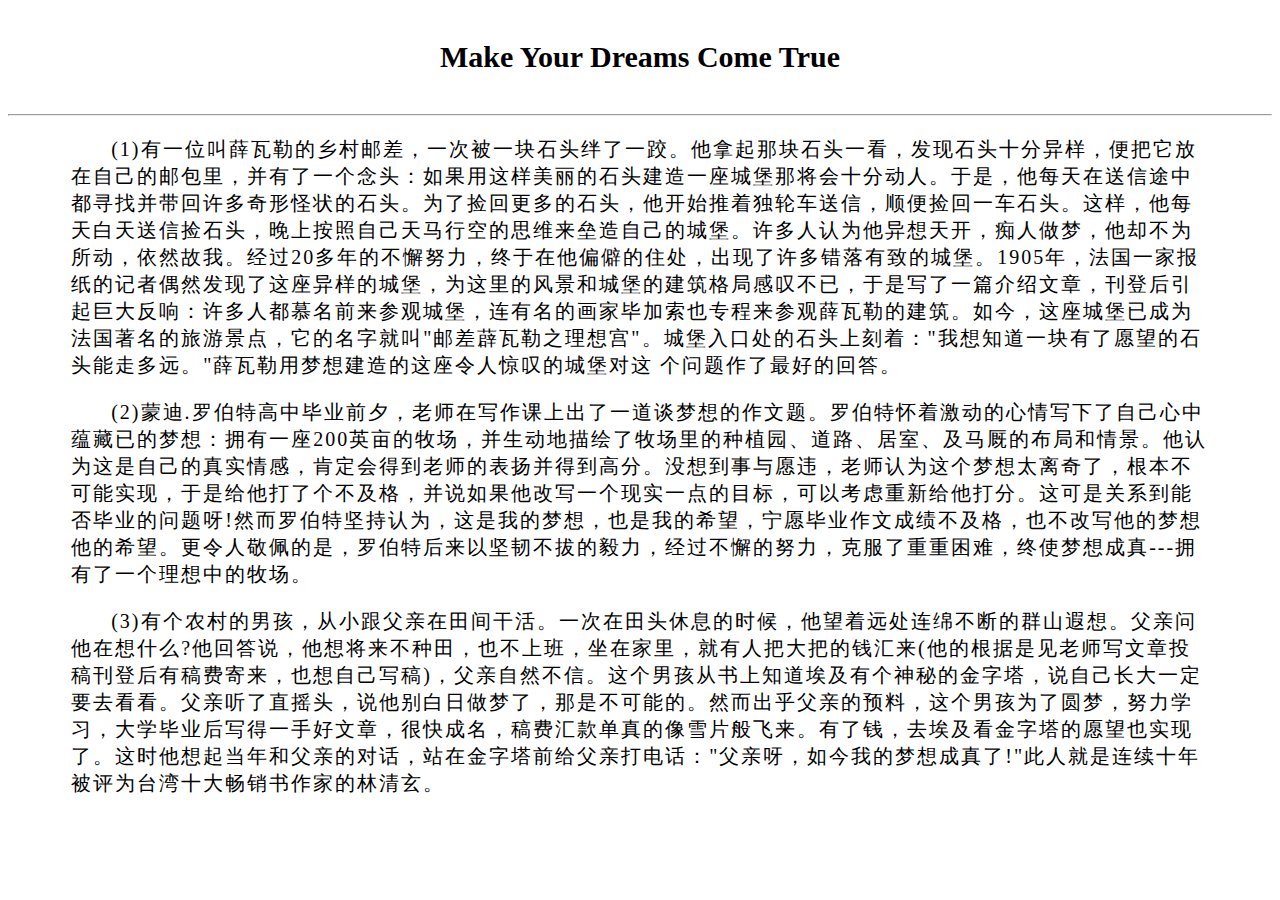
<file: article.html>
<!--
 * @Author: wangxianfeng
 * @Date: 2018-12-28 22:11:20
 * @LastEditors: wangxianfeng
 * @LastEditTime: 2018-12-28 22:35:07
 * @Description: 
 -->
<!DOCTYPE html>
<html lang="en">
<head>
    <meta charset="UTF-8">
    <meta name="viewport" content="width=device-width, initial-scale=1.0">
    <meta http-equiv="X-UA-Compatible" content="ie=edge">
    <link rel="stylesheet" href="css/article.css">
    <title>Document</title>
</head>
<body>
    <h4>Make Your Dreams Come True</h4>
    <hr>
    <p>
        (1)有一位叫薛瓦勒的乡村邮差，一次被一块石头绊了一跤。他拿起那块石头一看，发现石头十分异样，便把它放在自己的邮包里，并有了一个念头：如果用这样美丽的石头建造一座城堡那将会十分动人。于是，他每天在送信途中都寻找并带回许多奇形怪状的石头。为了捡回更多的石头，他开始推着独轮车送信，顺便捡回一车石头。这样，他每天白天送信捡石头，晚上按照自己天马行空的思维来垒造自己的城堡。许多人认为他异想天开，痴人做梦，他却不为所动，依然故我。经过20多年的不懈努力，终于在他偏僻的住处，出现了许多错落有致的城堡。1905年，法国一家报纸的记者偶然发现了这座异样的城堡，为这里的风景和城堡的建筑格局感叹不已，于是写了一篇介绍文章，刊登后引起巨大反响：许多人都慕名前来参观城堡，连有名的画家毕加索也专程来参观薛瓦勒的建筑。如今，这座城堡已成为法国著名的旅游景点，它的名字就叫"邮差薜瓦勒之理想宫"。城堡入口处的石头上刻着："我想知道一块有了愿望的石头能走多远。"薛瓦勒用梦想建造的这座令人惊叹的城堡对这 个问题作了最好的回答。</br>
    </p><p> (2)蒙迪.罗伯特高中毕业前夕，老师在写作课上出了一道谈梦想的作文题。罗伯特怀着激动的心情写下了自己心中蕴藏已的梦想：拥有一座200英亩的牧场，并生动地描绘了牧场里的种植园、道路、居室、及马厩的布局和情景。他认为这是自己的真实情感，肯定会得到老师的表扬并得到高分。没想到事与愿违，老师认为这个梦想太离奇了，根本不可能实现，于是给他打了个不及格，并说如果他改写一个现实一点的目标，可以考虑重新给他打分。这可是关系到能否毕业的问题呀!然而罗伯特坚持认为，这是我的梦想，也是我的希望，宁愿毕业作文成绩不及格，也不改写他的梦想他的希望。更令人敬佩的是，罗伯特后来以坚韧不拔的毅力，经过不懈的努力，克服了重重困难，终使梦想成真---拥有了一个理想中的牧场。</br>
    </p><p> (3)有个农村的男孩，从小跟父亲在田间干活。一次在田头休息的时候，他望着远处连绵不断的群山遐想。父亲问他在想什么?他回答说，他想将来不种田，也不上班，坐在家里，就有人把大把的钱汇来(他的根据是见老师写文章投稿刊登后有稿费寄来，也想自己写稿)，父亲自然不信。这个男孩从书上知道埃及有个神秘的金字塔，说自己长大一定要去看看。父亲听了直摇头，说他别白日做梦了，那是不可能的。然而出乎父亲的预料，这个男孩为了圆梦，努力学习，大学毕业后写得一手好文章，很快成名，稿费汇款单真的像雪片般飞来。有了钱，去埃及看金字塔的愿望也实现了。这时他想起当年和父亲的对话，站在金字塔前给父亲打电话："父亲呀，如今我的梦想成真了!"此人就是连续十年被评为台湾十大畅销书作家的林清玄。 </br>
    </p>
</body>
</html>
</file>
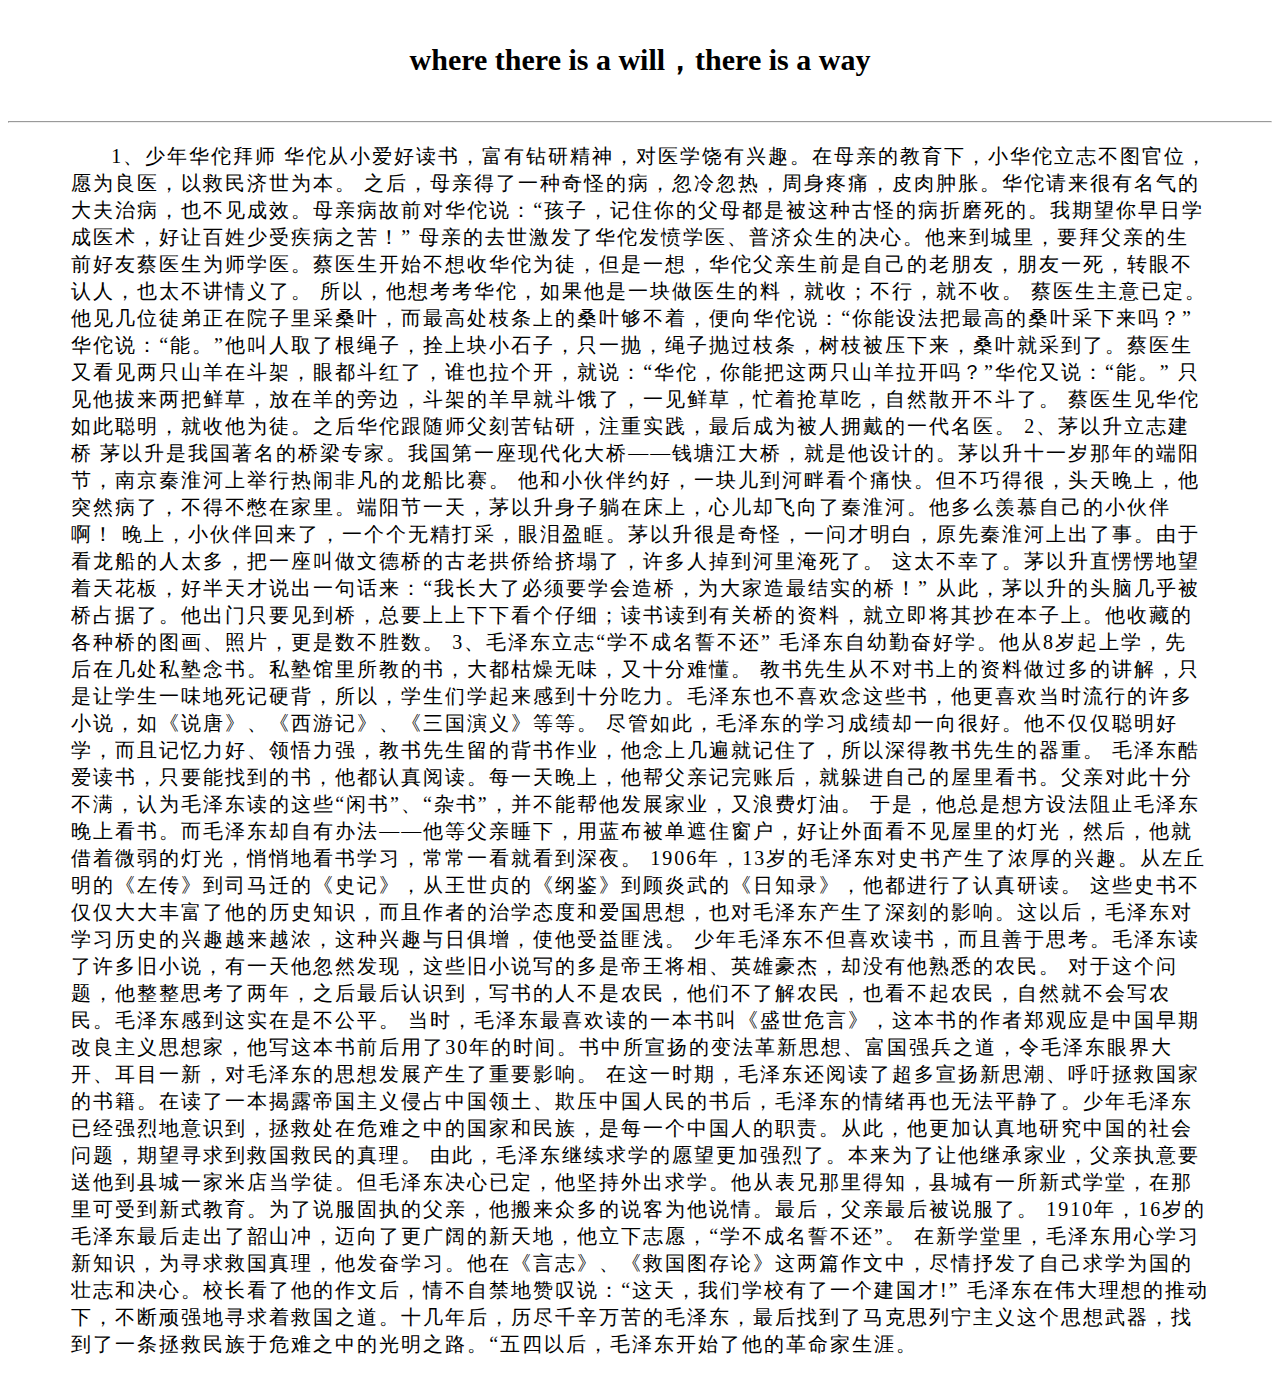
<file: article2.html>
<!--
 * @Author: wangxianfeng
 * @Date: 2018-12-28 22:34:00
 * @LastEditors: wangxianfeng
 * @LastEditTime: 2018-12-28 22:38:12
 * @Description: 
 -->
<!DOCTYPE html>
<html lang="en">
<head>
    <meta charset="UTF-8">
    <meta name="viewport" content="width=device-width, initial-scale=1.0">
    <meta http-equiv="X-UA-Compatible" content="ie=edge">
    <link rel="stylesheet" href="css/article.css">
    <title>Document</title>
</head>
<body>
    <h4>where there is a will，there is a way</h4>
    <hr>
    <p>
            1、少年华佗拜师

            华佗从小爱好读书，富有钻研精神，对医学饶有兴趣。在母亲的教育下，小华佗立志不图官位，愿为良医，以救民济世为本。
            
            之后，母亲得了一种奇怪的病，忽冷忽热，周身疼痛，皮肉肿胀。华佗请来很有名气的大夫治病，也不见成效。母亲病故前对华佗说：“孩子，记住你的父母都是被这种古怪的病折磨死的。我期望你早日学成医术，好让百姓少受疾病之苦！”
            
            母亲的去世激发了华佗发愤学医、普济众生的决心。他来到城里，要拜父亲的生前好友蔡医生为师学医。蔡医生开始不想收华佗为徒，但是一想，华佗父亲生前是自己的老朋友，朋友一死，转眼不认人，也太不讲情义了。
            
            所以，他想考考华佗，如果他是一块做医生的料，就收；不行，就不收。
            
            蔡医生主意已定。他见几位徒弟正在院子里采桑叶，而最高处枝条上的桑叶够不着，便向华佗说：“你能设法把最高的桑叶采下来吗？”
            
            华佗说：“能。”他叫人取了根绳子，拴上块小石子，只一抛，绳子抛过枝条，树枝被压下来，桑叶就采到了。蔡医生又看见两只山羊在斗架，眼都斗红了，谁也拉个开，就说：“华佗，你能把这两只山羊拉开吗？”华佗又说：“能。”
            
            只见他拔来两把鲜草，放在羊的旁边，斗架的羊早就斗饿了，一见鲜草，忙着抢草吃，自然散开不斗了。
            
            蔡医生见华佗如此聪明，就收他为徒。之后华佗跟随师父刻苦钻研，注重实践，最后成为被人拥戴的一代名医。
            
            2、茅以升立志建桥
            
            茅以升是我国著名的桥梁专家。我国第一座现代化大桥——钱塘江大桥，就是他设计的。茅以升十一岁那年的端阳节，南京秦淮河上举行热闹非凡的龙船比赛。
            
            他和小伙伴约好，一块儿到河畔看个痛快。但不巧得很，头天晚上，他突然病了，不得不憋在家里。端阳节一天，茅以升身子躺在床上，心儿却飞向了秦淮河。他多么羡慕自己的小伙伴啊！
            
            晚上，小伙伴回来了，一个个无精打采，眼泪盈眶。茅以升很是奇怪，一问才明白，原先秦淮河上出了事。由于看龙船的人太多，把一座叫做文德桥的古老拱侨给挤塌了，许多人掉到河里淹死了。
            
            这太不幸了。茅以升直愣愣地望着天花板，好半天才说出一句话来：“我长大了必须要学会造桥，为大家造最结实的桥！”
            
            从此，茅以升的头脑几乎被桥占据了。他出门只要见到桥，总要上上下下看个仔细；读书读到有关桥的资料，就立即将其抄在本子上。他收藏的各种桥的图画、照片，更是数不胜数。
            
            3、毛泽东立志“学不成名誓不还”
            毛泽东自幼勤奋好学。他从8岁起上学，先后在几处私塾念书。私塾馆里所教的书，大都枯燥无味，又十分难懂。
            
            教书先生从不对书上的资料做过多的讲解，只是让学生一味地死记硬背，所以，学生们学起来感到十分吃力。毛泽东也不喜欢念这些书，他更喜欢当时流行的许多小说，如《说唐》、《西游记》、《三国演义》等等。
            
            尽管如此，毛泽东的学习成绩却一向很好。他不仅仅聪明好学，而且记忆力好、领悟力强，教书先生留的背书作业，他念上几遍就记住了，所以深得教书先生的器重。
            
            毛泽东酷爱读书，只要能找到的书，他都认真阅读。每一天晚上，他帮父亲记完账后，就躲进自己的屋里看书。父亲对此十分不满，认为毛泽东读的这些“闲书”、“杂书”，并不能帮他发展家业，又浪费灯油。
            
            于是，他总是想方设法阻止毛泽东晚上看书。而毛泽东却自有办法——他等父亲睡下，用蓝布被单遮住窗户，好让外面看不见屋里的灯光，然后，他就借着微弱的灯光，悄悄地看书学习，常常一看就看到深夜。
            
            1906年，13岁的毛泽东对史书产生了浓厚的兴趣。从左丘明的《左传》到司马迁的《史记》，从王世贞的《纲鉴》到顾炎武的《日知录》，他都进行了认真研读。
            
            这些史书不仅仅大大丰富了他的历史知识，而且作者的治学态度和爱国思想，也对毛泽东产生了深刻的影响。这以后，毛泽东对学习历史的兴趣越来越浓，这种兴趣与日俱增，使他受益匪浅。
            
            少年毛泽东不但喜欢读书，而且善于思考。毛泽东读了许多旧小说，有一天他忽然发现，这些旧小说写的多是帝王将相、英雄豪杰，却没有他熟悉的农民。
            
            对于这个问题，他整整思考了两年，之后最后认识到，写书的人不是农民，他们不了解农民，也看不起农民，自然就不会写农民。毛泽东感到这实在是不公平。
            
            当时，毛泽东最喜欢读的一本书叫《盛世危言》，这本书的作者郑观应是中国早期改良主义思想家，他写这本书前后用了30年的时间。书中所宣扬的变法革新思想、富国强兵之道，令毛泽东眼界大开、耳目一新，对毛泽东的思想发展产生了重要影响。
            
            在这一时期，毛泽东还阅读了超多宣扬新思潮、呼吁拯救国家的书籍。在读了一本揭露帝国主义侵占中国领土、欺压中国人民的书后，毛泽东的情绪再也无法平静了。少年毛泽东已经强烈地意识到，拯救处在危难之中的国家和民族，是每一个中国人的职责。从此，他更加认真地研究中国的社会问题，期望寻求到救国救民的真理。
            
            由此，毛泽东继续求学的愿望更加强烈了。本来为了让他继承家业，父亲执意要送他到县城一家米店当学徒。但毛泽东决心已定，他坚持外出求学。他从表兄那里得知，县城有一所新式学堂，在那里可受到新式教育。为了说服固执的父亲，他搬来众多的说客为他说情。最后，父亲最后被说服了。
            
            1910年，16岁的毛泽东最后走出了韶山冲，迈向了更广阔的新天地，他立下志愿，“学不成名誓不还”。
            
            在新学堂里，毛泽东用心学习新知识，为寻求救国真理，他发奋学习。他在《言志》、《救国图存论》这两篇作文中，尽情抒发了自己求学为国的壮志和决心。校长看了他的作文后，情不自禁地赞叹说：“这天，我们学校有了一个建国才!”
            
            毛泽东在伟大理想的推动下，不断顽强地寻求着救国之道。十几年后，历尽千辛万苦的毛泽东，最后找到了马克思列宁主义这个思想武器，找到了一条拯救民族于危难之中的光明之路。“五四以后，毛泽东开始了他的革命家生涯。
    </p>
</body>
</html>
</file>
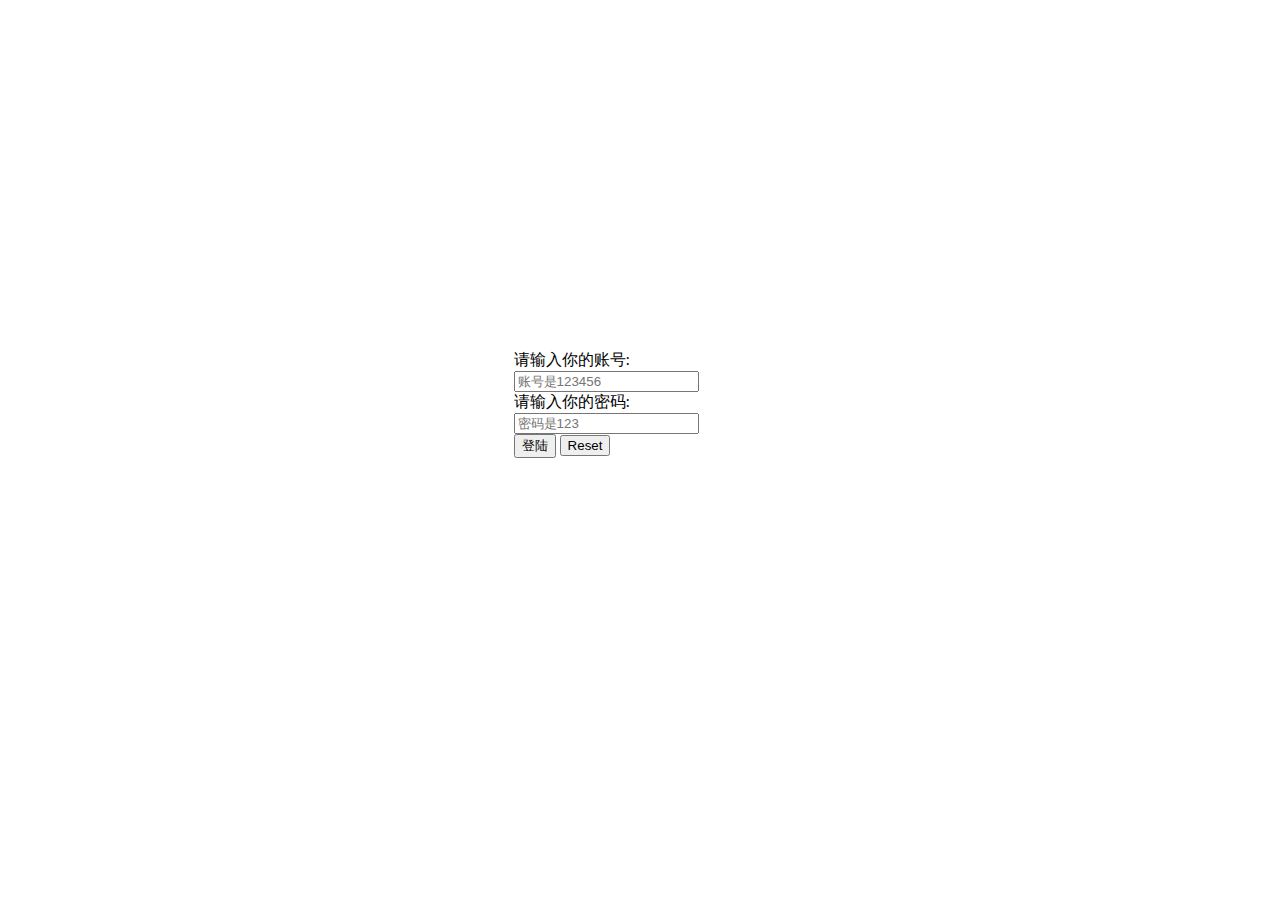
<file: login.html>
<!--
 * @Author: wangxianfeng
 * @Date: 2018-12-29 23:55:30
 * @LastEditors: wangxianfeng
 * @LastEditTime: 2018-12-31 21:06:44
 * @Description: 
 -->
<!DOCTYPE html>
<html lang="en">
<head>
    <meta charset="UTF-8">
    <meta name="viewport" content="width=device-width, initial-scale=1.0">
    <meta http-equiv="X-UA-Compatible" content="ie=edge">
    <link rel="stylesheet" href="css/login.css">  
    <title>Document</title>
</head>
<body>
<form id="loginform">
    <label >请输入你的账号:</label>
    <input id="zh"type="text"name="zhanghao"placeholder="账号是123456"></br>
    <label  >请输入你的密码:</label>
    <input id="psw"type="password"name="mima" placeholder="密码是123"></br>
    <input type="button"id="sbtn"value="登陆">
    <input type="reset"id="rbtn">
</form>
</body>
<script src="js/login.js"></script>
</html>
</file>
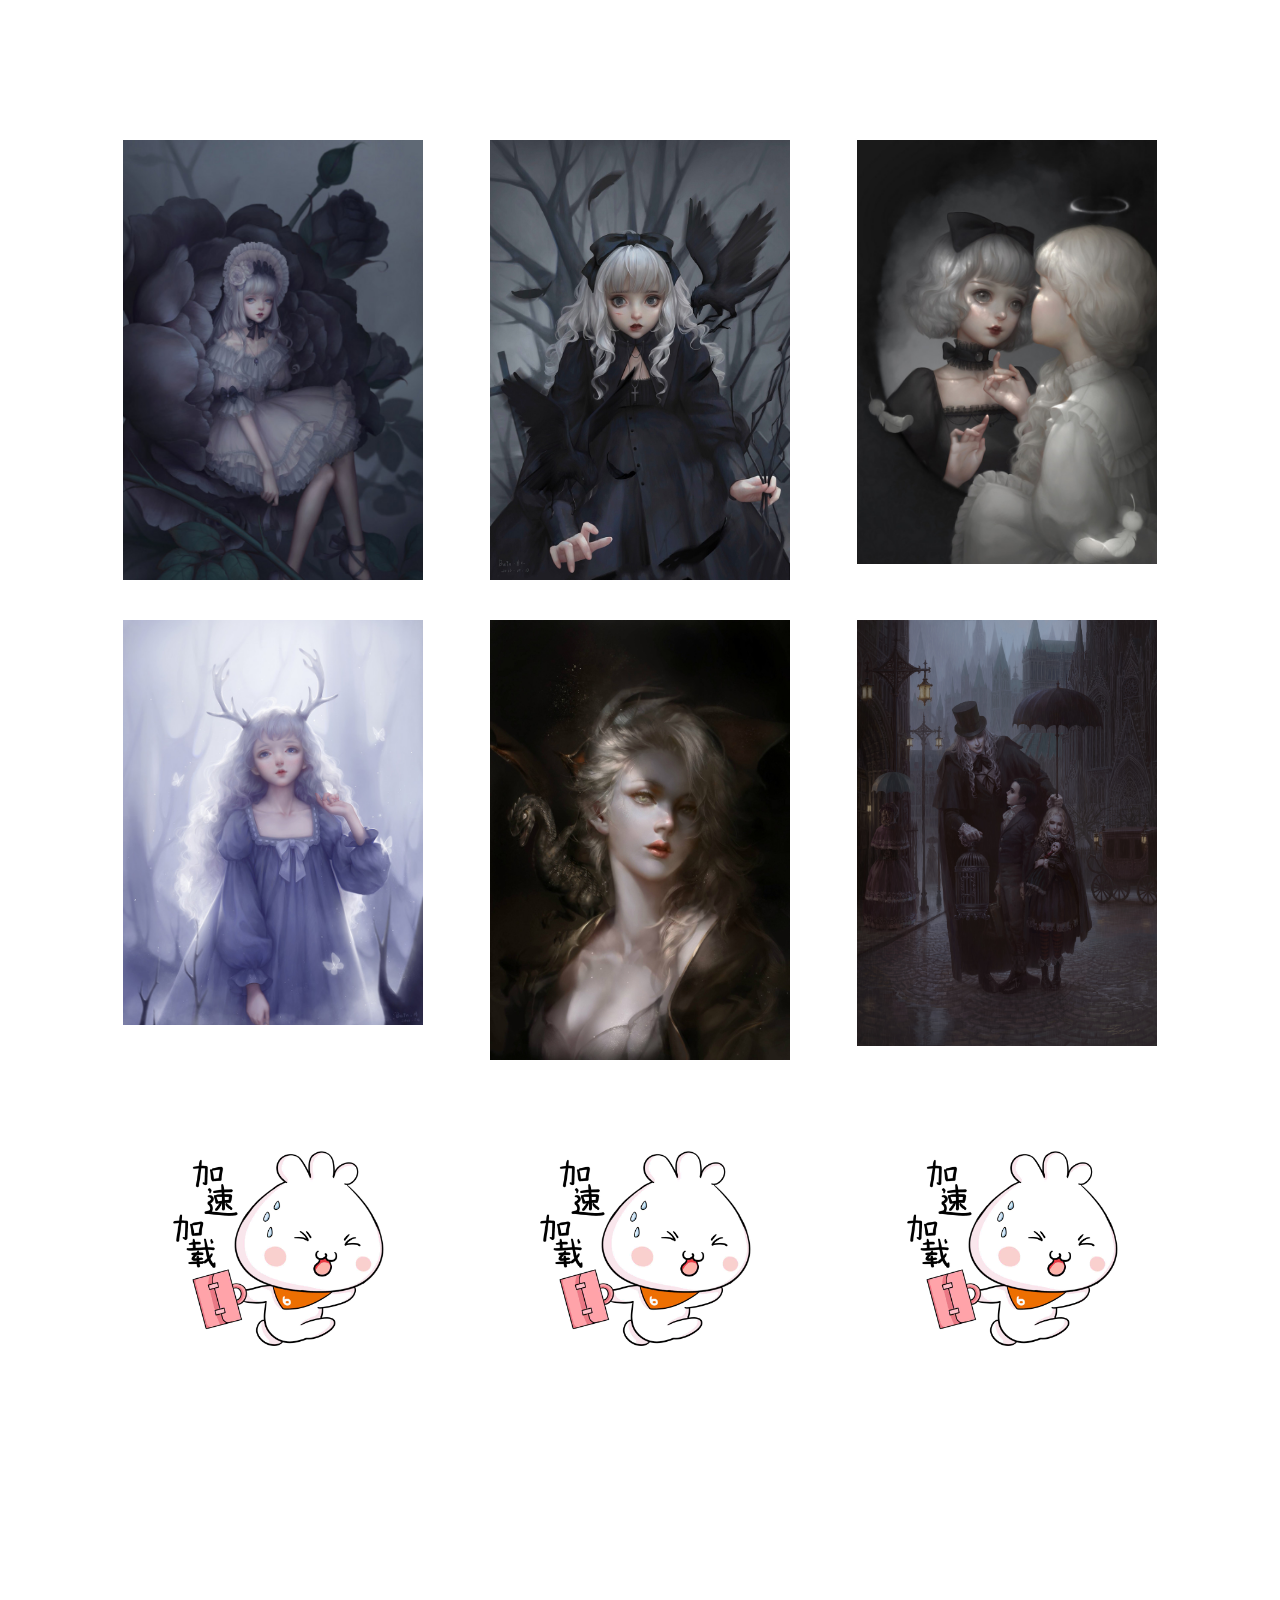
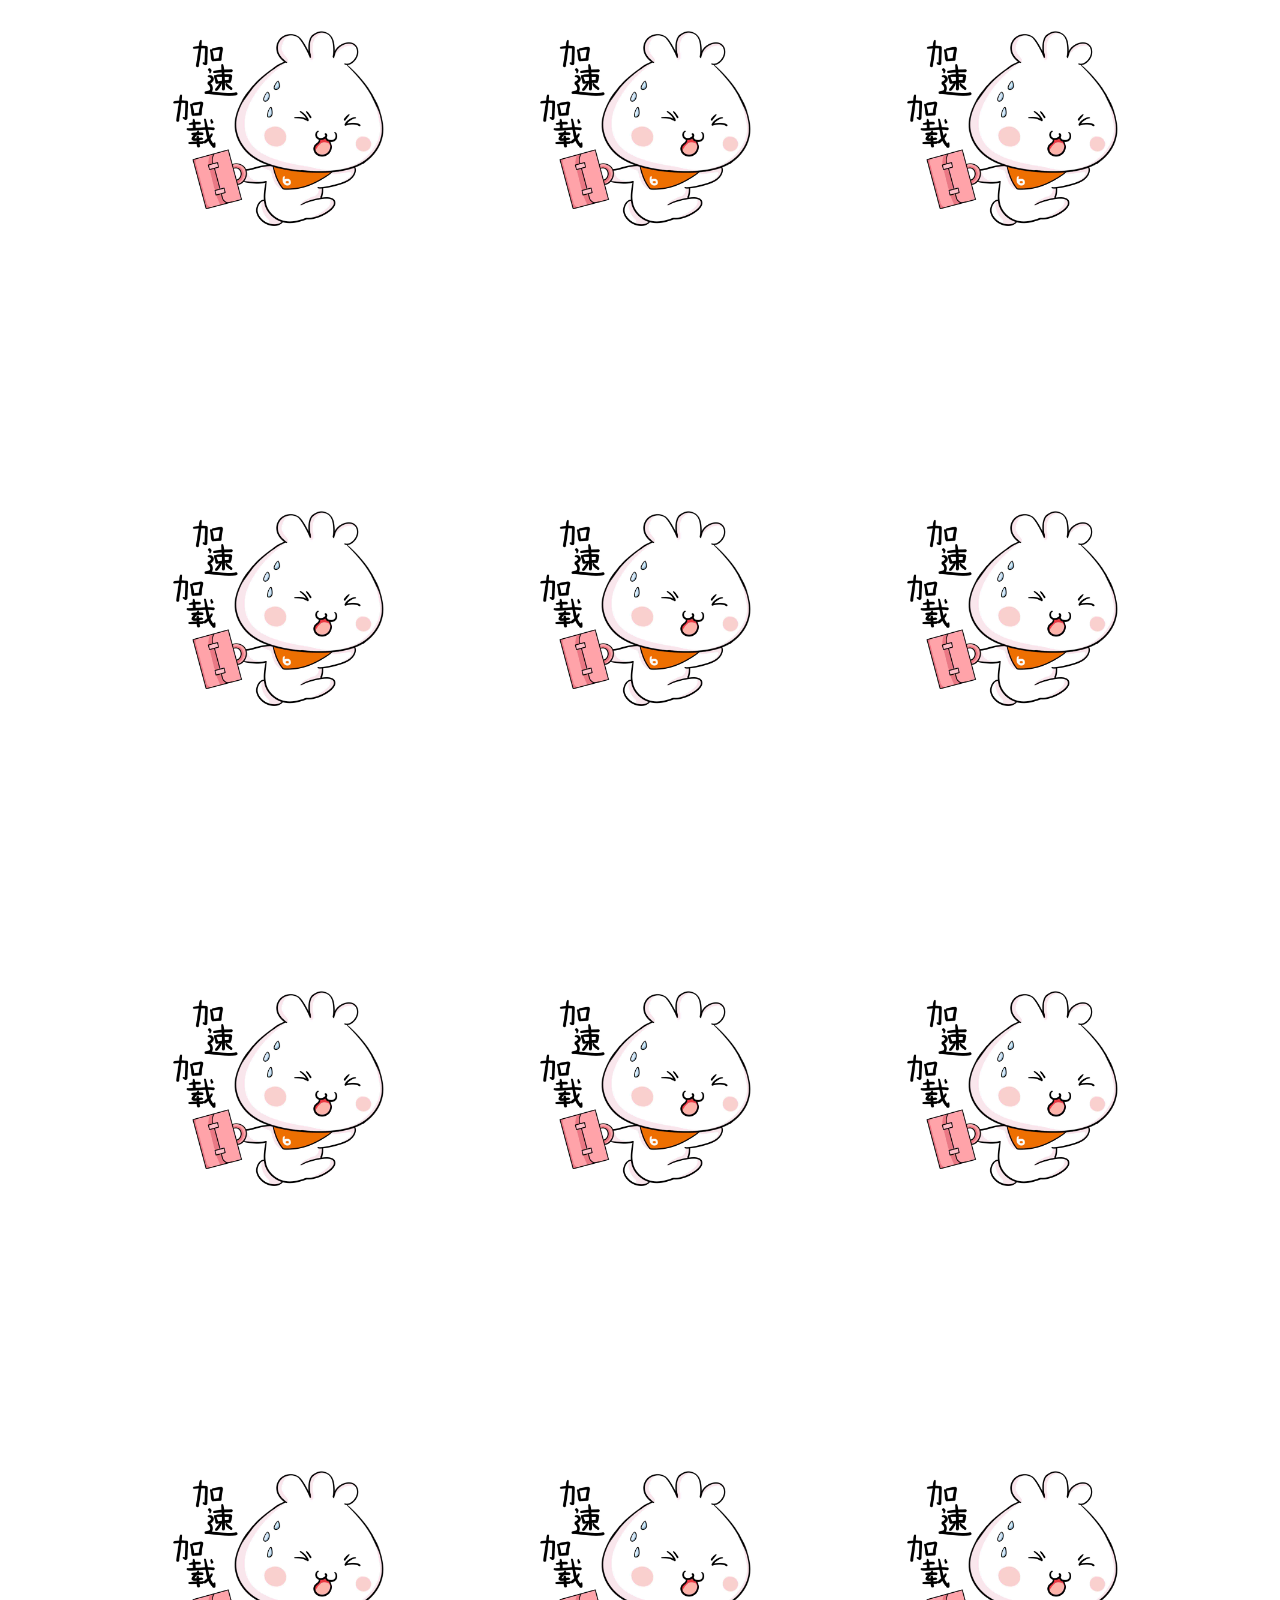
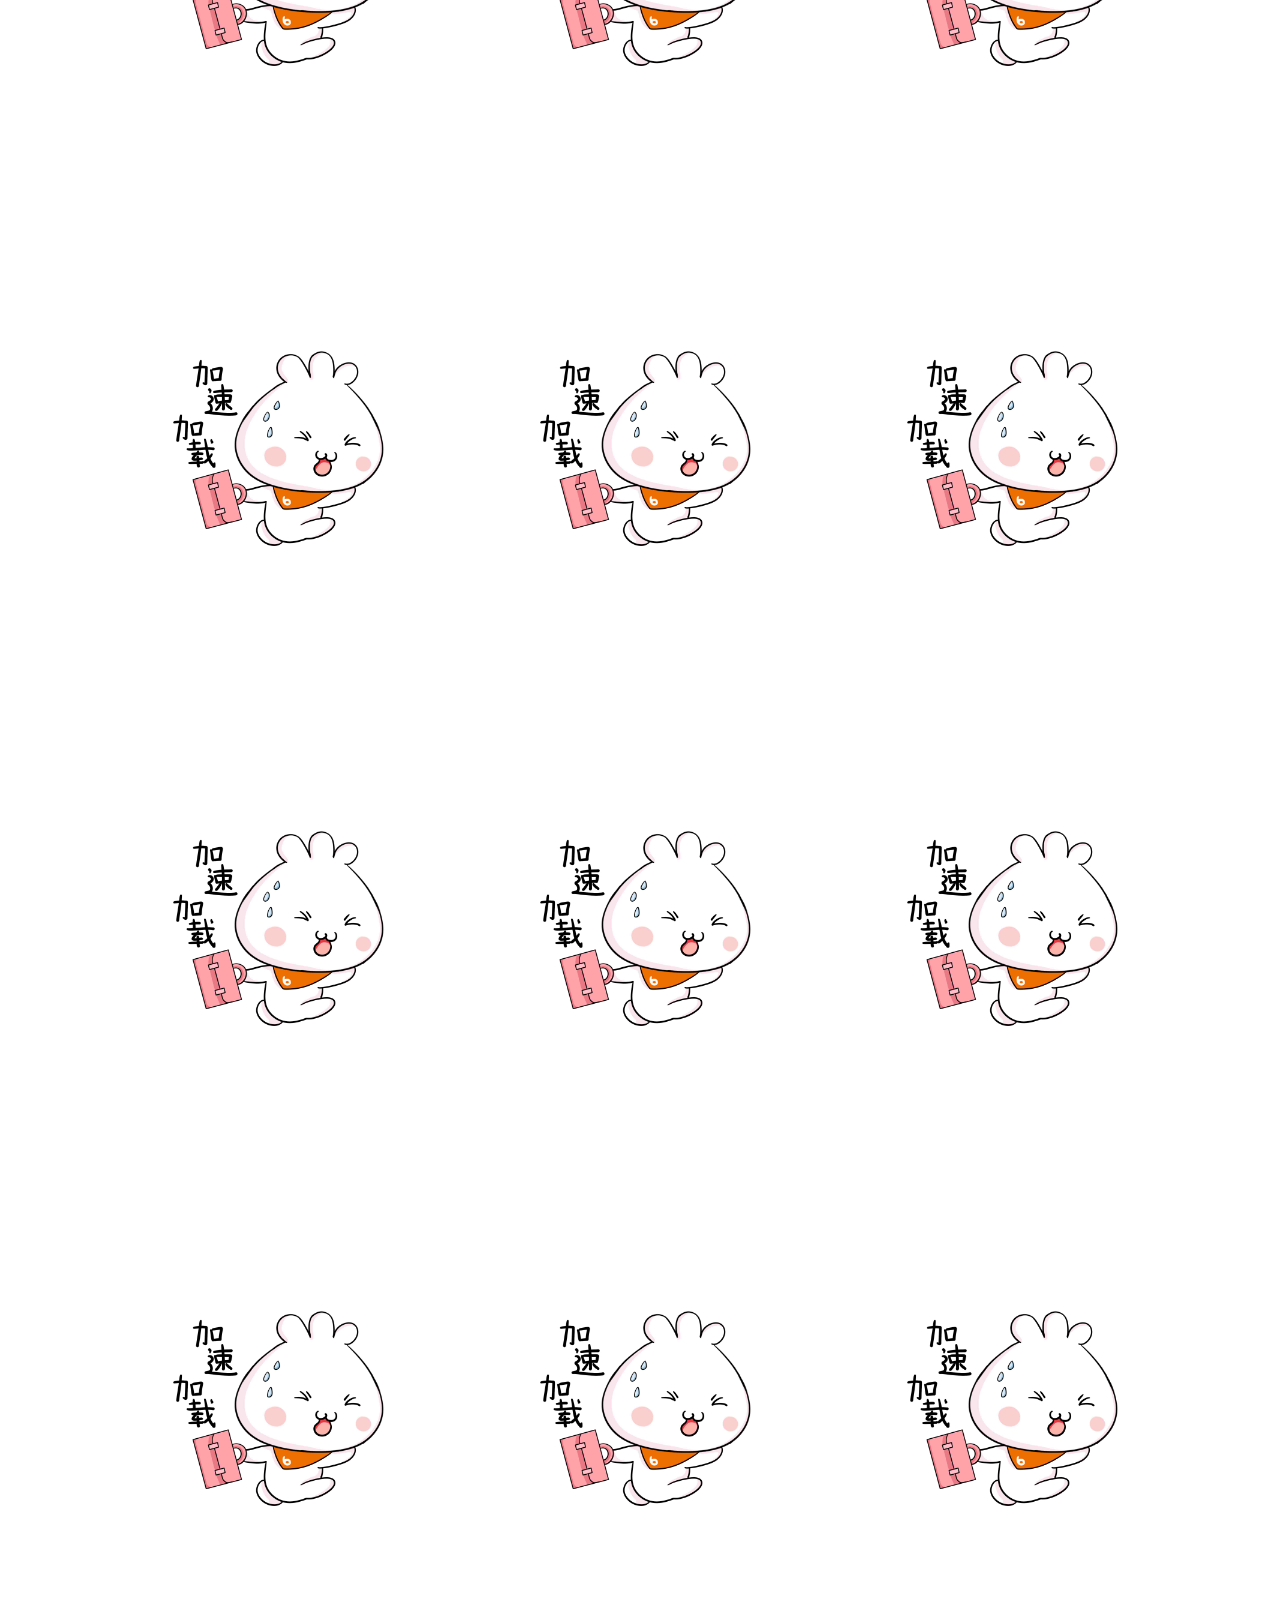
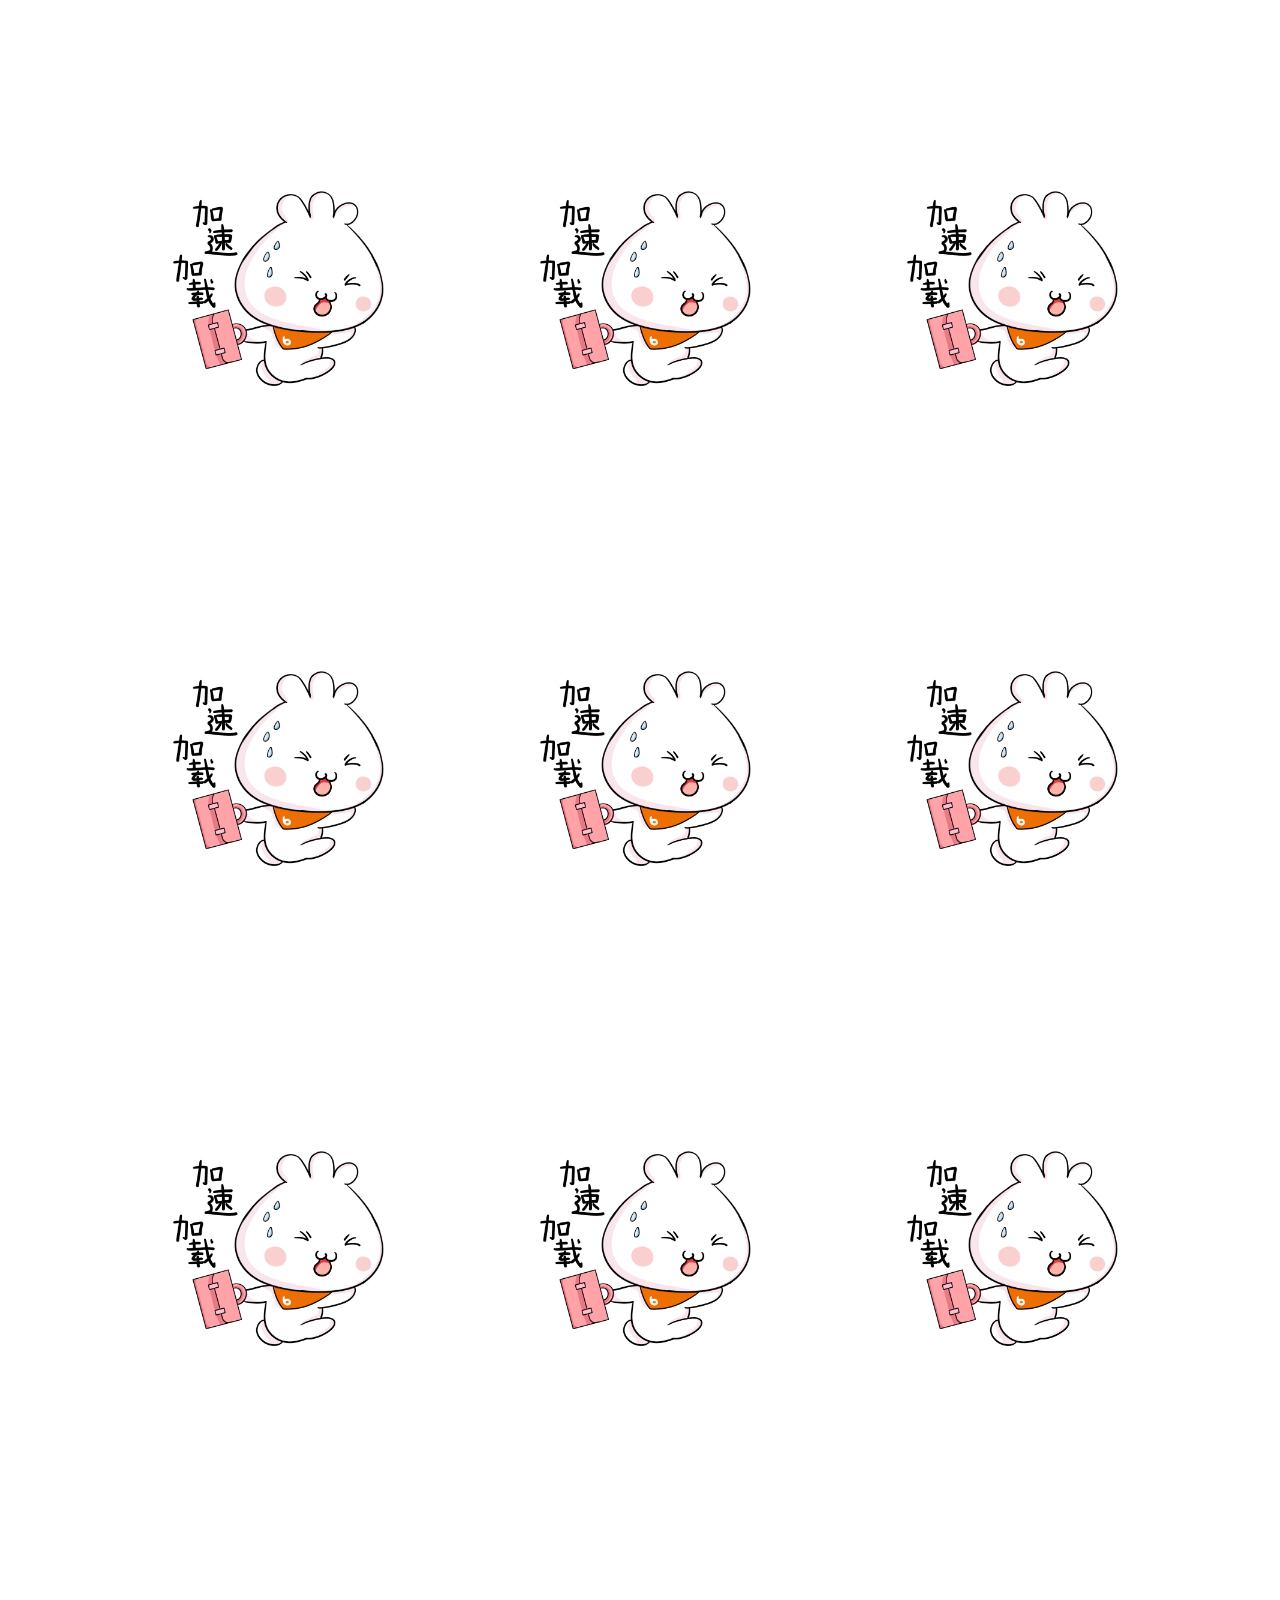
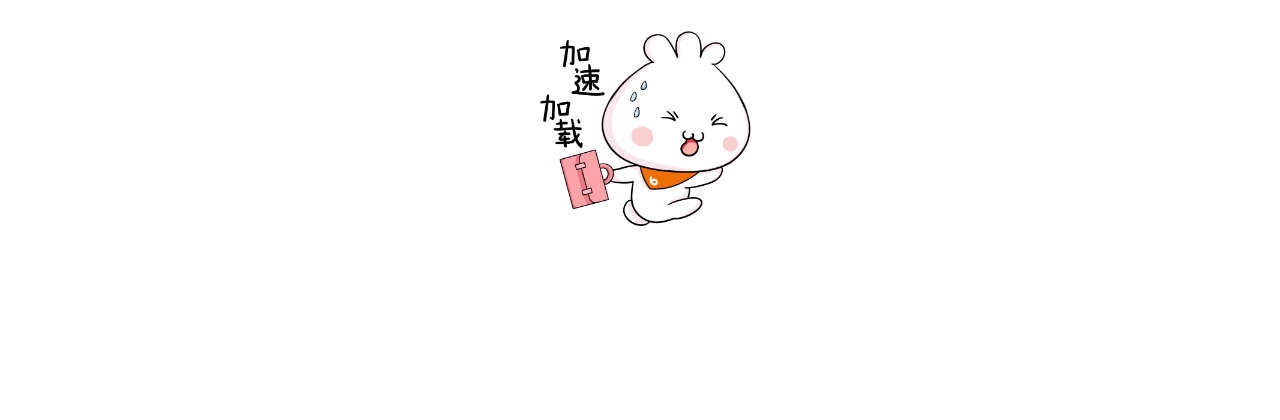
<file: pic.html>
<!--
 * @Author: wangxianfeng
 * @Date: 2018-12-29 23:32:03
 * @LastEditors: wangxianfeng
 * @LastEditTime: 2019-01-15 23:11:15
 * @Description: 
 -->
<!DOCTYPE html>
<html lang="en">
<head>
    <meta charset="UTF-8">
    <meta name="viewport" content="width=device-width, initial-scale=1.0">
    <meta http-equiv="X-UA-Compatible" content="ie=edge">
    <title>Document</title>
    <link rel="stylesheet" href="css/css.css">
    <script src="js/jquery-1.10.2.min.js"></script>
    <script src="js/imgload.js"></script>
</head>
<body>
    <div class="banner banner_1">
        <div class="img"><img  src="image/img-load.jpg" data-src="image/spring/1.jpg" alt=""></div>
        <div class="img"><img  src="image/img-load.jpg" data-src="image/spring/2.jpg" alt=""></div>
        <div class="img"><img  src="image/img-load.jpg" data-src="image/spring/3.jpg" alt=""></div>
        <div class="img"><img  src="image/img-load.jpg" data-src="image/spring/4.jpg" alt=""></div>
        <div class="img"><img  src="image/img-load.jpg" data-src="image/spring/5.jpg" alt=""></div>
        <div class="img"><img  src="image/img-load.jpg" data-src="image/spring/6.jpg" alt=""></div>
        <div class="img"><img  src="image/img-load.jpg" data-src="image/spring/7.jpg" alt=""></div>
        <div class="img"><img  src="image/img-load.jpg" data-src="image/spring/8.jpg" alt=""></div>
        <div class="img"><img  src="image/img-load.jpg" data-src="image/spring/9.jpg" alt=""></div>
        <div class="img"><img  src="image/img-load.jpg" data-src="image/spring/10.jpg" alt=""></div>
        <div class="img"><img  src="image/img-load.jpg" data-src="image/sunmer/1.jpg" alt=""></div>
        <div class="img"><img  src="image/img-load.jpg" data-src="image/sunmer/2.jpg" alt=""></div>
        <div class="img"><img  src="image/img-load.jpg" data-src="image/sunmer/3.jpg" alt=""></div>
        <div class="img"><img  src="image/img-load.jpg" data-src="image/sunmer/4.jpg" alt=""></div>
        <div class="img"><img  src="image/img-load.jpg" data-src="image/sunmer/5.jpg" alt=""></div>
        <div class="img"><img  src="image/img-load.jpg" data-src="image/sunmer/6.jpg" alt=""></div>
        <div class="img"><img  src="image/img-load.jpg" data-src="image/sunmer/7.jpg" alt=""></div>
        <div class="img"><img  src="image/img-load.jpg" data-src="image/sunmer/8.jpg" alt=""></div>
        <div class="img"><img  src="image/img-load.jpg" data-src="image/sunmer/9.jpg" alt=""></div>
        <div class="img"><img  src="image/img-load.jpg" data-src="image/sunmer/10.jpg" alt=""></div>
        <div class="img"><img  src="image/img-load.jpg" data-src="image/autumn/1.jpg" alt=""></div>
        <div class="img"><img  src="image/img-load.jpg" data-src="image/autumn/2.jpg" alt=""></div>
        <div class="img"><img  src="image/img-load.jpg" data-src="image/autumn/3.jpg" alt=""></div>
        <div class="img"><img  src="image/img-load.jpg" data-src="image/autumn/4.jpg" alt=""></div>
        <div class="img"><img  src="image/img-load.jpg" data-src="image/autumn/5.jpg" alt=""></div>
        <div class="img"><img  src="image/img-load.jpg" data-src="image/autumn/6.jpg" alt=""></div>
        <div class="img"><img  src="image/img-load.jpg" data-src="image/autumn/7.jpg" alt=""></div>
        <div class="img"><img  src="image/img-load.jpg" data-src="image/autumn/8.jpg" alt=""></div>
        <div class="img"><img  src="image/img-load.jpg" data-src="image/autumn/9.jpg" alt=""></div>
        <div class="img"><img  src="image/img-load.jpg" data-src="image/autumn/10.jpg" alt=""></div>
        <div class="img"><img  src="image/img-load.jpg" data-src="image/winter/1.jpg" alt=""></div>
        <div class="img"><img  src="image/img-load.jpg" data-src="image/winter/2.jpg" alt=""></div>
        <div class="img"><img  src="image/img-load.jpg" data-src="image/winter/3.jpg" alt=""></div>
        <div class="img"><img  src="image/img-load.jpg" data-src="image/winter/4.jpg" alt=""></div>
        <div class="img"><img  src="image/img-load.jpg" data-src="image/winter/5.jpg" alt=""></div>
        <div class="img"><img  src="image/img-load.jpg" data-src="image/winter/6.jpg" alt=""></div>
        <div class="img"><img  src="image/img-load.jpg" data-src="image/winter/7.jpg" alt=""></div>
        <div class="img"><img  src="image/img-load.jpg" data-src="image/winter/8.jpg" alt=""></div>
        <div class="img"><img  src="image/img-load.jpg" data-src="image/winter/9.jpg" alt=""></div>
        <div class="img"><img  src="image/img-load.jpg" data-src="image/winter/10.jpg" alt=""></div>
    </div>
</body>
</html>
</file>
<file: css/article.css>
h4{
    text-align: center;
    font-size:30px;
}
p{

    text-indent: 2em;
    letter-spacing: 2px;
    width:90%;
    margin:20px auto;
    font-size:20px;
}
</file>
<file: css/login.css>
#loginform{
    width:20%;
    margin:350px auto;
    /* border:1px solid red; */
}
</file>
<file: css/css.css>
*{
    margin: 0;
    padding: 0;
    font-family:微软雅黑;
}
.ig{
    height: 600px;
    width: 100%;
    position: absolute;
}
.img_solid{
    position: relative;
    height: 600px;
    width: 100%;
    background-color:rgba(0,0,0,.2);
}
.ig1{
    background: url("../image/1.jpg") 100% 100% no-repeat;
}
.ig2{
    background: url("../image/2.jpg") 100% 100% no-repeat;
}
.ig3{
    background: url("../image/3.jpg") 100% 100% no-repeat;
}

#info{
    position:absolute;
    top:60px;
    right:0px;
    height: 16px ;
    width: 650px ;
    list-style: none;
    font-size:16px;
    color:#fff;
}
#info li{
    float:left;
    line-height:16px;
    margin-left:30px ;
    cursor: pointer;
}
#info li:hover{
    color:mediumvioletred;
}
#img_tab{
    position: absolute;
    width:10px;
    top:250px;
    right:150px;
    list-style:none;
}
 .tab{
    height:10px;
    margin-bottom:20px;
    border-radius: 100%;
    background-color:#fff;
    cursor: pointer;
}
.big{
    background-color:pink;
}
/* 
#text{
    position:absolute;
    top:630px;
    left:50%;
    margin-left:-40%;
    width: 80%;
    height:300px;
    display: flex;
    flex-wrap:wrap;
    border: 1px solid red;
} */

/* 文字说明框 */
.wenzi{
    width:100%;
    margin-top:20px;
}
.wenzi_title{
     text-align:center;
     font-size:50px;
     color:#333;
}
.innertext{
    font-size:25px;
    text-align:center;
    color:#777886;
    margin-top:60px;
    padding:0 20% 0 20%;
}
.innertext2{
    font-size:25px;
    text-align:center;
    color:#777886;
    margin-top:60px;
    padding:0 20% 0 20%;
}





.banner{
    position: relative;
    top:100px;
    left:50%;
    margin-left:-43%;
    width: 86%;
}
.banner{
    display: flex;
    flex-wrap: wrap;
    justify-content: space-around;
    align-content: space-around;
}
.banner>div{

    width: 300px;
    margin-top:40px;
    cursor: pointer;
}
.banner>div:hover{
    border: 0;
    animation: hov 0.8s;
    transform: scale(1.1,1.1);
    box-shadow: 10px 10px 5px #888888;
}
.banner_1>div{
    height:440px;
    overflow: hidden;
}
.banner_2>div{
    height:440px;
    overflow: hidden;
}
.banner_3>div{
    height:440px;
    overflow: hidden;
}
.banner_4>div{
    height:440px;
    overflow: hidden;
}

/* flexdiv动画 */
@keyframes hov
{
from {transform: scale(1,1);}
to {transform: scale(1.1,1.1);}
}


.wenzi_1{
    width:100%;
    margin-top:120px;
}
.wenzi_2{
    width:100%;
    margin-top:120px;
}
.wenzi_3{
    width:100%;
    margin-top:120px;
}


/* 回到顶端 */
#up{
    height:40px;
    width:40px;
    position:fixed;
    top:800px;
    left:2%;
    cursor: pointer;
    animation:up 1s infinite alternate;
}

/* 回到顶端动画 */
@keyframes up{
  from {top:800px;}
    to {top:760px;}
}

/* 
预览图
 */
 .img{
     overflow: hidden;
 }
 img{
    width:100%;
    /* height:100%; */
 }


 /* 脚注 */
 #footer{
     margin-top:200px;
 }
</file>
